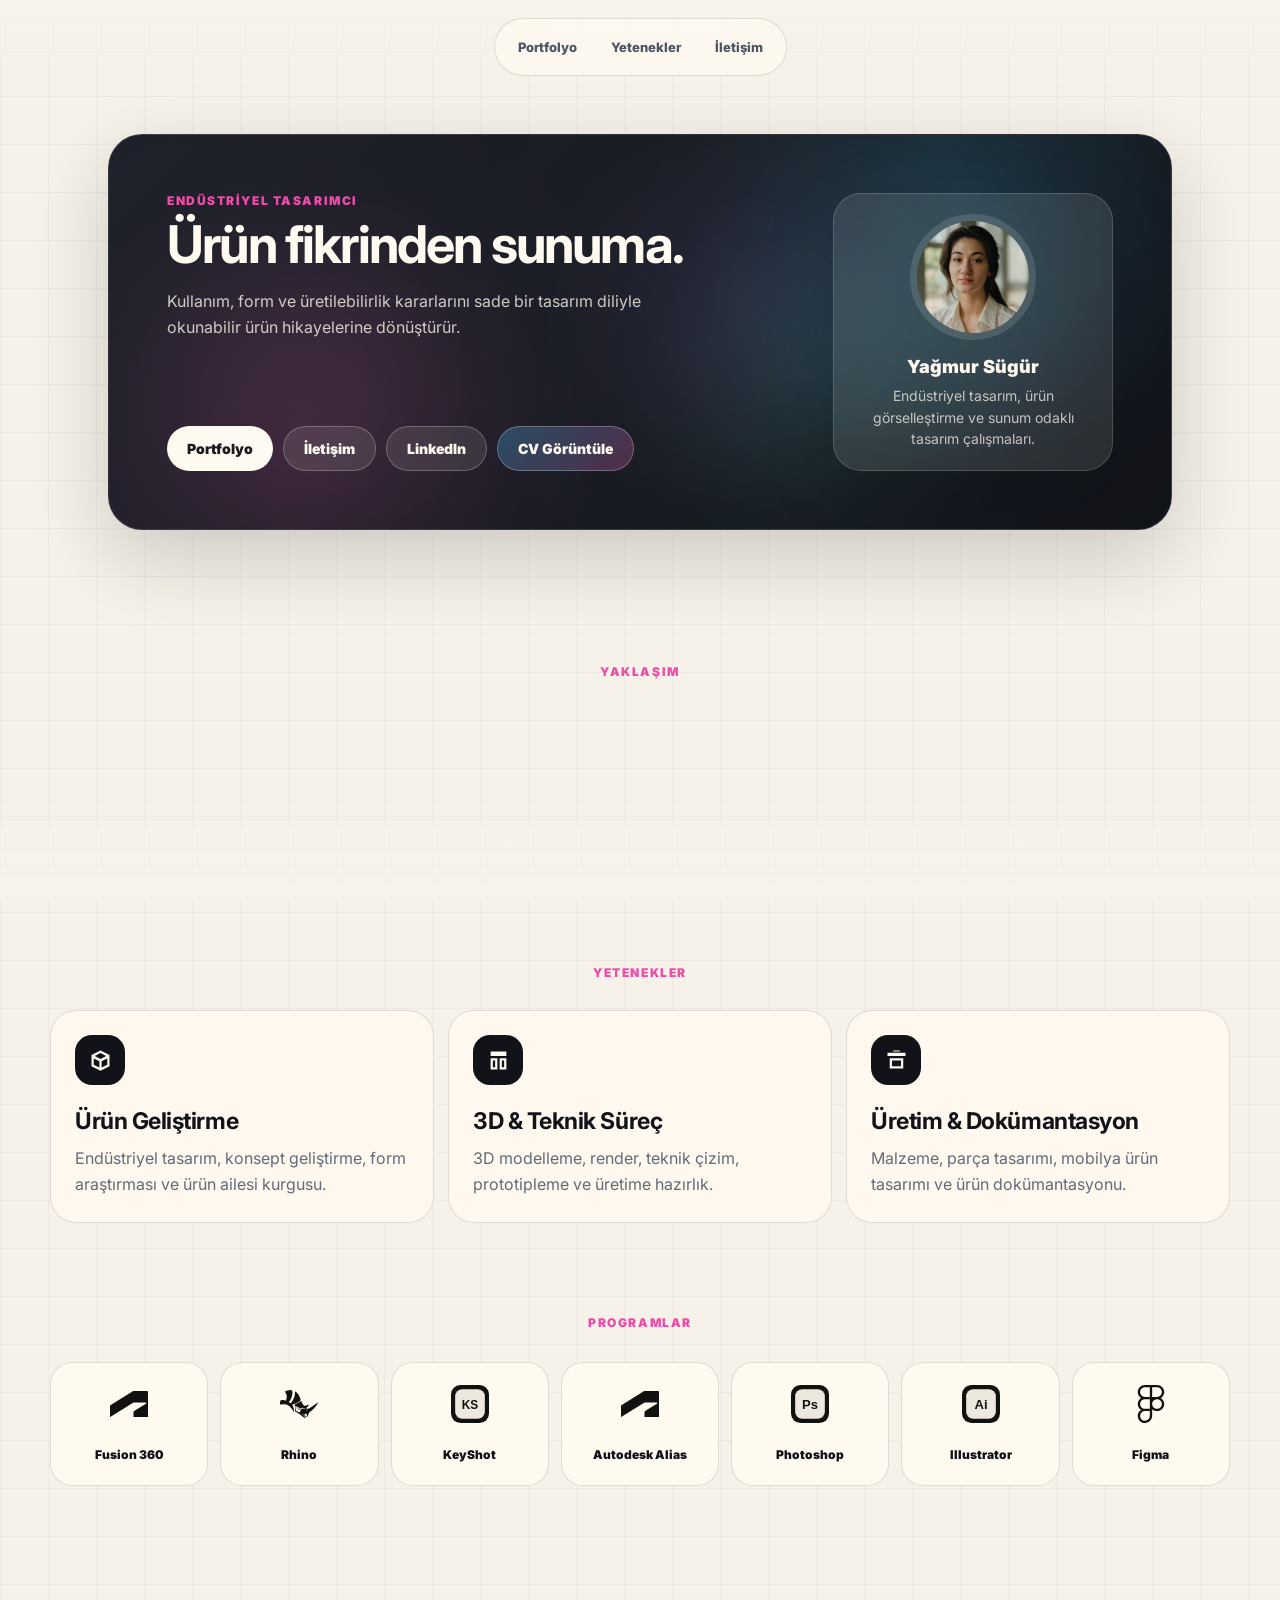
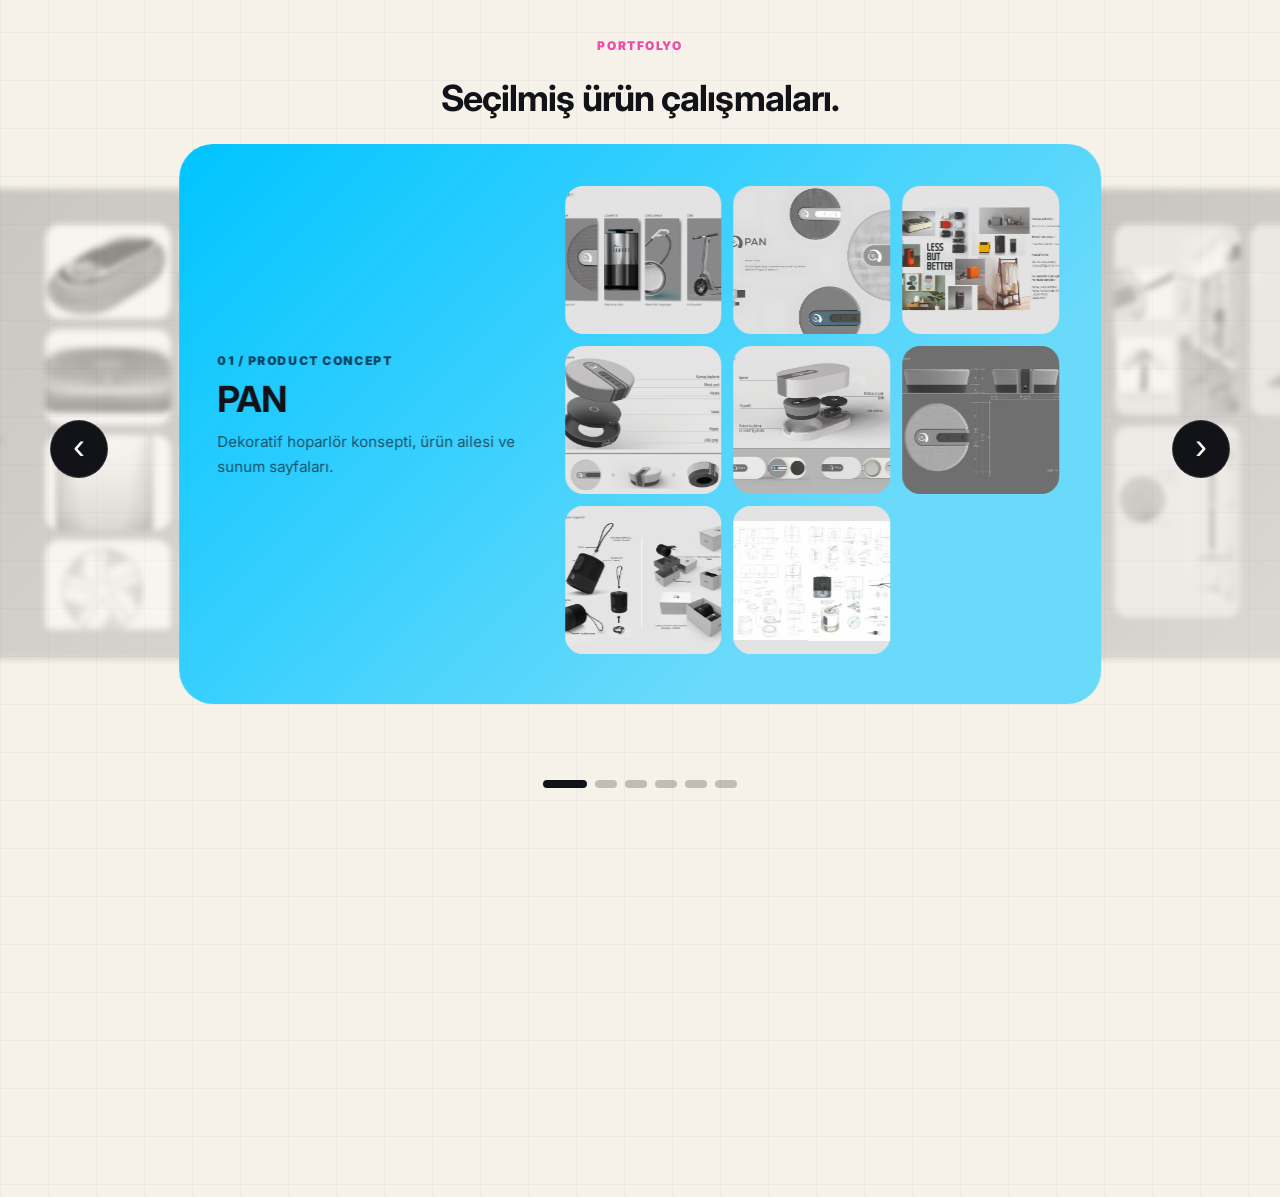
<file: index.html>
<!doctype html>
<html lang="tr">
  <head>
    <meta charset="UTF-8" />
    <meta name="viewport" content="width=device-width, initial-scale=1.0" />
    <meta
      name="description"
      content="Yağmur Sügür endüstriyel tasarım portfolyosu. Ürün tasarımı, 3D modelleme, render, teknik çizim, prototipleme ve ürün görselleştirme çalışmaları."
    />
    <title>Yağmur Sügür | Industrial Design Portfolio</title>
    <link rel="icon" href="favicon.svg" type="image/svg+xml" />
    <link rel="preconnect" href="https://fonts.googleapis.com" />
    <link rel="preconnect" href="https://fonts.gstatic.com" crossorigin />
    <link
      href="https://fonts.googleapis.com/css2?family=Inter:wght@400;500;600;700;800;900&display=swap"
      rel="stylesheet"
    />
    <link rel="stylesheet" href="styles.css" />
  </head>
  <body>
    <div class="site-particles" aria-hidden="true">
      <span></span>
      <span></span>
      <span></span>
      <span></span>
      <span></span>
      <span></span>
      <span></span>
      <span></span>
      <span></span>
      <span></span>
    </div>

    <header class="site-header">
      <nav class="nav" aria-label="Ana menü">
        <a href="#portfolio">Portfolyo</a>
        <a href="#skills">Yetenekler</a>
        <a href="#contact">İletişim</a>
      </nav>
    </header>

    <main id="top">
      <section class="hero-shell">
        <div class="hero-panel reveal">
          <div class="mesh mesh-blue"></div>
          <div class="mesh mesh-pink"></div>
          <div class="mesh mesh-violet"></div>
          <div class="mesh mesh-mint"></div>
          <div class="hero-copy">
            <p class="eyebrow">Endüstriyel Tasarımcı</p>
            <h1>Ürün fikrinden sunuma.</h1>
            <p>
              Kullanım, form ve üretilebilirlik kararlarını sade bir tasarım diliyle
              okunabilir ürün hikayelerine dönüştürür.
            </p>
          </div>

          <aside class="identity-card" aria-label="Yağmur Sügür hakkında">
            <img src="assets/profile/yagmur-sugur.webp" alt="Yağmur Sügür portre fotoğrafı" />
            <div>
              <p class="profile-name">Yağmur Sügür</p>
              <p>Endüstriyel tasarım, ürün görselleştirme ve sunum odaklı tasarım çalışmaları.</p>
            </div>
          </aside>

          <div class="hero-actions">
            <a class="button primary" href="#portfolio">Portfolyo</a>
            <a class="button secondary" href="#contact">İletişim</a>
            <a
              class="button secondary"
              href="https://www.linkedin.com/in/yagmursugur/"
              target="_blank"
              rel="noreferrer"
            >
              LinkedIn
            </a>
            <a
              class="button ghost"
              href="assets/cv/Yagmur_Sugur_CV_2026.pdf?v=20260612"
              target="_blank"
              rel="noreferrer"
            >
              CV Görüntüle
            </a>
          </div>
        </div>
      </section>

      <section class="statement reveal">
        <p class="section-kicker">Yaklaşım</p>
        <div class="statement-rotator" aria-live="polite">
          <article class="statement-slide">
            <h2>Fikirden ürüne, net bir tasarım akışı.</h2>
            <p>Eskiz, modelleme, render ve dokümantasyonu aynı ürün hikayesine bağlar.</p>
          </article>
          <article class="statement-slide">
            <h2>Form, kullanım kadar anlaşılır olmalı.</h2>
            <p>Ergonomi, oran ve detay kararlarını sade bir ürün diliyle birleştirir.</p>
          </article>
          <article class="statement-slide">
            <h2>Her çizgi üretilebilir bir karara yaklaşır.</h2>
            <p>Konseptleri yalnızca güzel değil, uygulanabilir ve okunabilir kurgular.</p>
          </article>
          <article class="statement-slide">
            <h2>Malzeme, ürünün karakterini taşır.</h2>
            <p>Doku, yüzey ve renk seçimlerini kullanım senaryosuyla birlikte düşünür.</p>
          </article>
          <article class="statement-slide">
            <h2>Sunum, tasarımın sessiz anlatıcısıdır.</h2>
            <p>Render ve sayfa düzenini fikri hızlı kavratacak netlikte kurar.</p>
          </article>
          <article class="statement-slide">
            <h2>Detay, ürünün güven hissini oluşturur.</h2>
            <p>Birleşim, parça ve yüzey geçişlerini tasarımın doğal parçası olarak ele alır.</p>
          </article>
          <article class="statement-slide">
            <h2>İyi ürün, karmaşayı sakinleştirir.</h2>
            <p>Kullanıcı ihtiyacını sadeleştirir, gereksiz görsel yükleri azaltır.</p>
          </article>
          <article class="statement-slide">
            <h2>Eskiz, düşünmenin en hızlı yoludur.</h2>
            <p>Form alternatiflerini erken aşamada görünür ve tartışılabilir hale getirir.</p>
          </article>
          <article class="statement-slide">
            <h2>Teknik süreç, yaratıcı fikri güçlendirir.</h2>
            <p>Modelleme ve dokümantasyonu fikrin üretime yaklaşan omurgası olarak kullanır.</p>
          </article>
          <article class="statement-slide">
            <h2>Ürün hikayesi tek bir bütün gibi akmalı.</h2>
            <p>Araştırmadan sunuma kadar her çıktı aynı tasarım niyetini taşır.</p>
          </article>
        </div>
      </section>

      <section id="skills" class="skills-section reveal">
        <div class="section-heading compact-heading">
          <p class="section-kicker">Yetenekler</p>
        </div>
        <div class="skill-board">
          <article>
            <span class="skill-icon" aria-hidden="true">
              <svg viewBox="0 0 24 24"><path d="M12 3 4 7v10l8 4 8-4V7l-8-4Zm0 2.4 5.1 2.6L12 10.6 6.9 8 12 5.4ZM6 10.2l5 2.5v5.6l-5-2.5v-5.6Zm12 0v5.6l-5 2.5v-5.6l5-2.5Z"/></svg>
            </span>
            <h3>Ürün Geliştirme</h3>
            <p>Endüstriyel tasarım, konsept geliştirme, form araştırması ve ürün ailesi kurgusu.</p>
          </article>
          <article>
            <span class="skill-icon" aria-hidden="true">
              <svg viewBox="0 0 24 24"><path d="M5 4h14v4H5V4Zm0 6h6v10H5V10Zm8 0h6v10h-6V10Zm2 2v6h2v-6h-2Zm-8 0v6h2v-6H7Z"/></svg>
            </span>
            <h3>3D & Teknik Süreç</h3>
            <p>3D modelleme, render, teknik çizim, prototipleme ve üretime hazırlık.</p>
          </article>
          <article>
            <span class="skill-icon" aria-hidden="true">
              <svg viewBox="0 0 24 24"><path d="M4 5h16v3H4V5Zm2 5h12v9H6v-9Zm2 2v5h8v-5H8Zm1-9h6v1H9V3Z"/></svg>
            </span>
            <h3>Üretim & Dokümantasyon</h3>
            <p>Malzeme, parça tasarımı, mobilya ürün tasarımı ve ürün dokümantasyonu.</p>
          </article>
        </div>

        <div class="program-section reveal">
          <p class="section-kicker">Programlar</p>
          <div class="program-grid">
            <article><img src="assets/logos/autodesk.svg" alt="" /><span>Fusion 360</span></article>
            <article><img src="assets/logos/rhinoceros.svg" alt="" /><span>Rhino</span></article>
            <article><img src="assets/logos/keyshot.svg" alt="" /><span>KeyShot</span></article>
            <article><img src="assets/logos/autodesk.svg" alt="" /><span>Autodesk Alias</span></article>
            <article><img src="assets/logos/photoshop.svg" alt="" /><span>Photoshop</span></article>
            <article><img src="assets/logos/illustrator.svg" alt="" /><span>Illustrator</span></article>
            <article><img src="assets/logos/figma.svg" alt="" /><span>Figma</span></article>
          </div>
        </div>
      </section>

      <section id="portfolio" class="portfolio-section reveal">
        <div class="section-heading">
          <p class="section-kicker">Portfolyo</p>
          <h2>Seçilmiş ürün çalışmaları.</h2>
        </div>

        <div class="project-carousel" aria-label="Portfolyo carousel">
          <button class="carousel-control prev" type="button" aria-label="Önceki proje">‹</button>
          <div class="carousel-stage">
            <div class="project-track">
              <article class="project-card pan" data-project-card>
                <div class="project-info">
                  <p class="project-index">01 / Product Concept</p>
                  <h3>PAN</h3>
                  <p>Dekoratif hoparlör konsepti, ürün ailesi ve sunum sayfaları.</p>
                </div>
                <div class="project-gallery" data-project="pan"></div>
              </article>

              <article class="project-card circlence" data-project-card>
                <div class="project-info">
                  <p class="project-index">02 / Product Design</p>
                  <h3>Circlence</h3>
                  <p>Form, ölçülendirme ve kullanım bağlamını birleştiren konsept çalışma.</p>
                </div>
                <div class="project-gallery" data-project="circlence"></div>
              </article>

              <article class="project-card scooter" data-project-card>
                <div class="project-info">
                  <p class="project-index">03 / Mobility Detail</p>
                  <h3>Scooter Tasarımı</h3>
                  <p>Mikro mobilite için parça çözümü, teknik detay ve ürün anlatımı.</p>
                </div>
                <div class="project-gallery" data-project="scooter"></div>
              </article>

              <article class="project-card campot" data-project-card>
                <div class="project-info">
                  <p class="project-index">04 / Outdoor Product</p>
                  <h3>Campot</h3>
                  <p>Dış mekan ürünü için eskiz, render ve konsept sunum dili.</p>
                </div>
                <div class="project-gallery" data-project="campot"></div>
              </article>

              <article class="project-card eskiz" data-project-card>
                <div class="project-info">
                  <p class="project-index">05 / Sketch Archive</p>
                  <h3>Eskiz ve İdeasyon</h3>
                  <p>Hızlı eskiz, oran araştırması ve form denemeleri.</p>
                </div>
                <div class="project-gallery" data-project="eskiz"></div>
              </article>

              <article class="project-card alias" data-project-card>
                <div class="project-info">
                  <p class="project-index">06 / Alias Showcase</p>
                  <h3>Alias Çizimleri</h3>
                  <p>Autodesk Alias odaklı yüzey, form ve ürün detay çalışmaları.</p>
                </div>
                <div class="project-gallery project-gallery-scroll" data-project="alias"></div>
              </article>
            </div>
          </div>
          <button class="carousel-control next" type="button" aria-label="Sonraki proje">›</button>
          <div class="carousel-dots" aria-label="Carousel göstergeleri"></div>
        </div>
      </section>

      <section id="contact" class="contact reveal">
        <p class="section-kicker">İletişim</p>
        <h2>Ürün tasarımı ve görselleştirme çalışmaları için iletişime geçebilirsiniz.</h2>
        <div class="contact-actions">
          <a class="button primary" href="mailto:yagmur.sugur13@gmail.com">Mail gönder</a>
          <a
            class="button secondary"
            href="https://www.linkedin.com/in/yagmursugur/"
            target="_blank"
            rel="noreferrer"
          >
            LinkedIn
          </a>
        </div>
      </section>
    </main>
    <dialog class="lightbox" id="lightbox">
      <button class="lightbox-close" aria-label="Görseli kapat">×</button>
      <img id="lightboxImage" alt="" />
      <p id="lightboxCaption"></p>
    </dialog>

    <script src="script.js"></script>
  </body>
</html>
</file>
<file: styles.css>
﻿:root {
  --ink: #111318;
  --hero: #171a21;
  --muted: #626b78;
  --paper: #f6f2ea;
  --cream: #fffaf0;
  --line: rgba(17, 19, 24, 0.13);
  --blue: #37c7ff;
  --pink: #ff5bb7;
  --violet: #986dff;
  --mint: #42f2bf;
  --shadow: 0 28px 80px rgba(17, 19, 24, 0.18);
}

* {
  box-sizing: border-box;
}

html {
  overflow-x: hidden;
  scroll-behavior: smooth;
}

body {
  margin: 0;
  background:
    linear-gradient(rgba(17, 19, 24, 0.035) 1px, transparent 1px),
    linear-gradient(90deg, rgba(17, 19, 24, 0.035) 1px, transparent 1px),
    var(--paper);
  background-size: 48px 48px;
  color: var(--ink);
  font-family: Inter, Arial, sans-serif;
  letter-spacing: 0;
  min-height: 100vh;
  overflow-x: hidden;
  position: relative;
}

img,
svg {
  display: block;
  max-width: 100%;
}

a {
  color: inherit;
  text-decoration: none;
}

.site-header {
  align-items: center;
  backdrop-filter: blur(22px);
  background: rgba(255, 250, 240, 0.78);
  border: 1px solid rgba(221, 215, 202, 0.9);
  border-radius: 999px;
  display: flex;
  justify-content: center;
  margin: 18px auto 0;
  padding: 8px;
  position: sticky;
  top: 16px;
  width: fit-content;
  max-width: calc(100% - 32px);
  z-index: 50;
}

.nav {
  display: flex;
  gap: 4px;
  justify-content: center;
}

.nav a {
  border-radius: 999px;
  color: #4b5563;
  font-size: 13px;
  font-weight: 800;
  padding: 12px 15px;
  transition: background 180ms ease, color 180ms ease;
}

.nav a:hover {
  background: var(--ink);
  color: var(--cream);
}

main {
  margin-inline: auto;
  position: relative;
  width: min(1180px, calc(100% - 32px));
  z-index: 1;
}

.hero-shell {
  padding: 58px;
  position: relative;
}

.site-particles {
  bottom: 0;
  left: 0;
  overflow: hidden;
  pointer-events: none;
  position: fixed;
  right: 0;
  top: 0;
  z-index: 0;
}

.site-particles::before,
.site-particles::after {
  content: "";
  left: 0;
  pointer-events: none;
  position: absolute;
  right: 0;
  z-index: 1;
}

.site-particles::before {
  background: linear-gradient(180deg, var(--paper) 0%, rgba(246, 242, 234, 0) 100%);
  height: 90px;
  top: 0;
}

.site-particles::after {
  background: linear-gradient(0deg, var(--paper) 0%, rgba(246, 242, 234, 0) 100%);
  bottom: 0;
  height: 120px;
}

.site-particles span {
  animation: particleFloat 11s linear infinite;
  align-self: flex-end;
  background: rgba(17, 19, 24, 0.075);
  border: 1px solid rgba(17, 19, 24, 0.07);
  border-radius: 8px;
  bottom: -70px;
  box-shadow: 0 14px 34px rgba(17, 19, 24, 0.08);
  height: 18px;
  position: absolute;
  transform: translateY(100%) rotate(-50deg);
  width: 18px;
}

.site-particles span:nth-child(1) { animation-duration: 12s; left: 7%; }
.site-particles span:nth-child(2) { animation-delay: 1.1s; animation-duration: 18s; filter: blur(3px); height: 26px; left: 18%; width: 46px; }
.site-particles span:nth-child(3) { animation-delay: 1.6s; animation-duration: 10s; height: 36px; left: 29%; width: 18px; }
.site-particles span:nth-child(4) { animation-delay: 0.4s; animation-duration: 14s; filter: blur(2px); height: 18px; left: 41%; width: 30px; }
.site-particles span:nth-child(5) { animation-delay: 4s; animation-duration: 13s; filter: blur(1px); height: 24px; left: 52%; width: 38px; }
.site-particles span:nth-child(6) { animation-delay: 2.2s; animation-duration: 11s; height: 44px; left: 64%; width: 32px; }
.site-particles span:nth-child(7) { animation-duration: 15s; filter: blur(2.5px); height: 72px; left: 75%; width: 32px; }
.site-particles span:nth-child(8) { animation-delay: 5s; animation-duration: 19s; filter: blur(4px); height: 18px; left: 84%; width: 54px; }
.site-particles span:nth-child(9) { animation-delay: 2.8s; animation-duration: 12s; height: 30px; left: 92%; width: 38px; }
.site-particles span:nth-child(10) { animation-delay: 6s; animation-duration: 16s; filter: blur(1px); height: 48px; left: 35%; width: 40px; }

.mesh {
  border-radius: 999px;
  filter: blur(68px);
  mix-blend-mode: screen;
  opacity: 0.10;
  position: absolute;
  z-index: 0;
}

.mesh-blue {
  animation: meshBlue 14s ease-in-out infinite alternate;
  background: var(--blue);
  height: 250px;
  right: 7%;
  top: 44px;
  width: 310px;
}

.mesh-pink {
  animation: meshPink 16s ease-in-out infinite alternate;
  background: var(--pink);
  bottom: 38px;
  height: 220px;
  left: 6%;
  width: 280px;
}

.mesh-violet {
  animation: meshViolet 18s ease-in-out infinite alternate;
  background: var(--violet);
  height: 210px;
  left: 48%;
  top: 74px;
  width: 240px;
}

.mesh-mint {
  animation: meshMint 17s ease-in-out infinite alternate;
  background: var(--mint);
  bottom: 46px;
  height: 190px;
  right: 24%;
  width: 220px;
}

.hero-panel {
  background:
    radial-gradient(circle at 80% 16%, rgba(55, 199, 255, 0.12), transparent 17rem),
    radial-gradient(circle at 18% 84%, rgba(255, 91, 183, 0.1), transparent 18rem),
    linear-gradient(135deg, rgba(30, 33, 43, 0.96), rgba(17, 19, 24, 0.99)),
    var(--hero);
  border: 1px solid rgba(255, 250, 240, 0.12);
  border-radius: 34px;
  box-shadow: var(--shadow);
  color: var(--cream);
  display: grid;
  align-items: start;
  gap: clamp(24px, 4vw, 50px);
  grid-template-columns: minmax(0, 1fr) 280px;
  min-height: auto;
  overflow: hidden;
  padding: clamp(28px, 5vw, 58px);
  position: relative;
  z-index: 1;
}

.hero-copy {
  align-self: start;
  grid-column: 1;
  grid-row: 1;
  max-width: 660px;
  position: relative;
  z-index: 2;
}

.eyebrow,
.section-kicker,
.project-index {
  color: #ed4da8;
  font-size: 12px;
  font-weight: 900;
  letter-spacing: 0.13em;
  margin: 0 0 12px;
  text-transform: uppercase;
}

h1,
h2,
h3,
p {
  margin-top: 0;
}

h1 {
  font-size: clamp(34px, 5vw, 52px);
  letter-spacing: -0.035em;
  line-height: 0.98;
  margin-bottom: 18px;
}

h2 {
  font-size: clamp(25px, 3vw, 36px);
  letter-spacing: -0.025em;
  line-height: 1.08;
  margin-bottom: 0;
}

h3 {
  font-size: clamp(23px, 3vw, 36px);
  letter-spacing: -0.025em;
  line-height: 1.06;
  margin-bottom: 12px;
}

.hero-copy p:not(.eyebrow) {
  color: rgba(255, 250, 240, 0.78);
  font-size: 16px;
  line-height: 1.62;
  max-width: 540px;
}

.hero-actions,
.contact-actions {
  display: flex;
  flex-wrap: wrap;
  gap: 10px;
}

.hero-actions {
  align-self: end;
  grid-column: 1;
  grid-row: 2;
  margin-top: 0;
  padding-top: 0;
}

.button {
  align-items: center;
  border-radius: 999px;
  display: inline-flex;
  font-size: 14px;
  font-weight: 900;
  min-height: 45px;
  padding: 0 20px;
  transition: transform 180ms ease, background 180ms ease, color 180ms ease, border-color 180ms ease;
}

.button:hover {
  transform: translateY(-2px);
}

.button.primary {
  background: var(--cream);
  color: var(--ink);
}

.button.secondary {
  background: rgba(255, 250, 240, 0.1);
  border: 1px solid rgba(255, 250, 240, 0.24);
  color: var(--cream);
}

.button.secondary:hover {
  background: rgba(255, 250, 240, 0.18);
}

.button.ghost {
  background: linear-gradient(135deg, rgba(55, 199, 255, 0.28), rgba(255, 91, 183, 0.25));
  border: 1px solid rgba(255, 250, 240, 0.26);
  color: var(--cream);
}

.identity-card {
  align-self: start;
  background: rgba(255, 250, 240, 0.1);
  border: 1px solid rgba(255, 250, 240, 0.16);
  border-radius: 28px;
  box-shadow: 0 22px 70px rgba(0, 0, 0, 0.18);
  display: grid;
  grid-column: 2;
  grid-row: 1 / span 2;
  height: fit-content;
  justify-items: center;
  padding: 20px;
  position: relative;
  text-align: center;
  z-index: 2;
}

.identity-card img {
  aspect-ratio: 1;
  border: 7px solid rgba(255, 250, 240, 0.12);
  border-radius: 50%;
  height: 126px;
  margin-bottom: 16px;
  object-fit: cover;
  width: 126px;
}

.profile-name {
  color: var(--cream);
  font-size: 18px;
  font-weight: 900;
  margin-bottom: 8px;
}

.identity-card p:not(.profile-name) {
  color: rgba(255, 250, 240, 0.72);
  font-size: 14px;
  line-height: 1.55;
  margin-bottom: 0;
}

.statement,
.skills-section,
.portfolio-section {
  padding: 76px 0;
}

.statement {
  padding-bottom: 64px;
}

.skills-section {
  padding-top: 46px;
}

.statement {
  margin-inline: auto;
  max-width: 790px;
  text-align: center;
}

.statement h2 {
  margin-inline: auto;
  max-width: 620px;
}

.statement-rotator {
  min-height: 164px;
  position: relative;
}

.statement-slide {
  animation: statementCycle 100s ease-in-out infinite;
  inset: 0;
  opacity: 0;
  position: absolute;
  transform: translateY(10px);
  filter: blur(10px);
  will-change: filter, opacity, transform;
}

.statement-slide:nth-child(1) { animation-delay: 0s; }
.statement-slide:nth-child(2) { animation-delay: 10s; }
.statement-slide:nth-child(3) { animation-delay: 20s; }
.statement-slide:nth-child(4) { animation-delay: 30s; }
.statement-slide:nth-child(5) { animation-delay: 40s; }
.statement-slide:nth-child(6) { animation-delay: 50s; }
.statement-slide:nth-child(7) { animation-delay: 60s; }
.statement-slide:nth-child(8) { animation-delay: 70s; }
.statement-slide:nth-child(9) { animation-delay: 80s; }
.statement-slide:nth-child(10) { animation-delay: 90s; }

.statement-slide h2 {
  margin-inline: auto;
  max-width: 620px;
}

.statement-slide p {
  color: var(--muted);
  font-size: 16px;
  line-height: 1.72;
  margin: 18px auto 0;
  max-width: 640px;
}

.section-heading {
  display: grid;
  gap: 14px;
  justify-items: center;
  margin-bottom: 26px;
  text-align: center;
}

.compact-heading {
  margin-bottom: 18px;
}

.skill-board {
  display: grid;
  gap: 14px;
  grid-template-columns: repeat(3, 1fr);
}

.skill-board article {
  background: rgba(255, 250, 240, 0.86);
  border: 1px solid var(--line);
  border-radius: 26px;
  min-height: 210px;
  padding: 24px;
}

.skill-icon {
  align-items: center;
  background: var(--ink);
  border-radius: 17px;
  color: var(--cream);
  display: inline-flex;
  height: 50px;
  justify-content: center;
  margin-bottom: 24px;
  width: 50px;
}

.skill-icon svg {
  fill: currentColor;
  height: 27px;
  width: 27px;
}

.skill-board h3 {
  font-size: 23px;
  letter-spacing: -0.02em;
  line-height: 1.08;
}

.skill-board p {
  color: var(--muted);
  line-height: 1.62;
  margin-bottom: 0;
}

.program-section {
  display: grid;
  gap: 20px;
  justify-items: center;
  margin-top: 92px;
  padding-top: 0;
  text-align: center;
}

.program-grid {
  display: grid;
  gap: 12px;
  grid-template-columns: repeat(7, minmax(0, 1fr));
  width: 100%;
}

.program-grid article {
  align-items: center;
  background: var(--cream);
  border: 1px solid var(--line);
  border-radius: 22px;
  display: grid;
  gap: 12px;
  justify-items: center;
  min-height: 124px;
  padding: 16px 10px;
  text-align: center;
}

.program-grid img {
  height: 38px;
  object-fit: contain;
  width: 38px;
}

.program-grid span {
  color: var(--ink);
  font-size: 12px;
  font-weight: 900;
  line-height: 1.2;
}

.portfolio-section {
  overflow: visible;
  padding-bottom: 86px;
}

.project-carousel {
  align-items: center;
  display: grid;
  grid-template-columns: 58px minmax(0, 1fr) 58px;
  gap: 12px;
  margin-inline: calc((100vw - min(1180px, calc(100vw - 32px))) / -2);
  padding-inline: max(18px, calc((100vw - 1180px) / 2));
  position: relative;
}

.carousel-stage {
  min-height: 610px;
  overflow: visible;
  perspective: 1500px;
  position: relative;
}

.project-track {
  height: 100%;
  position: relative;
}

.project-card {
  border-radius: 34px;
  color: var(--ink);
  display: grid;
  gap: 24px;
  grid-template-columns: 0.38fr 0.62fr;
  left: 50%;
  min-height: 560px;
  opacity: 0;
  padding: 28px;
  pointer-events: none;
  position: absolute;
  top: 0;
  transform: translateX(-50%) scale(0.82);
  transition: transform 580ms cubic-bezier(0.22, 1, 0.36, 1), opacity 580ms ease, filter 580ms ease;
  width: min(72vw, 980px);
}

.project-card.pan { background: linear-gradient(135deg, #16bff4, #76d7f3 72%); }
.project-card.circlence { background: linear-gradient(135deg, #8a5cff, #bda8ff 72%); }
.project-card.scooter { background: linear-gradient(135deg, #15d49a, #74e4be 72%); }
.project-card.campot { background: linear-gradient(135deg, #ff6745, #ffa078 72%); }
.project-card.eskiz { background: linear-gradient(135deg, #b5ec24, #d6f36b 72%); }
.project-card.alias { background: linear-gradient(135deg, #2f8cff, #77aef5 72%); }

.project-card.is-active {
  filter: grayscale(0) saturate(1.16) blur(0);
  opacity: 1;
  pointer-events: auto;
  transform: translateX(-50%) translateZ(88px) scale(1);
  z-index: 4;
}

.project-card.is-prev {
  filter: grayscale(1) saturate(0) blur(4px);
  opacity: 0.42;
  transform: translateX(-108%) rotateY(16deg) scale(0.84);
  z-index: 2;
}

.project-card.is-next {
  filter: grayscale(1) saturate(0) blur(4px);
  opacity: 0.42;
  transform: translateX(8%) rotateY(-16deg) scale(0.84);
  z-index: 2;
}

.project-card.is-far {
  filter: grayscale(1) saturate(0) blur(4px);
  opacity: 0;
  transform: translateX(-50%) scale(0.72);
  z-index: 1;
}

.project-info {
  align-self: center;
  padding: 10px;
}

.project-card .project-index {
  color: #0d4058;
}

.project-info p:not(.project-index) {
  color: rgba(17, 19, 24, 0.68);
  font-size: 15px;
  line-height: 1.62;
  max-width: 370px;
}

.project-gallery {
  display: grid;
  gap: 12px;
  grid-template-columns: repeat(3, 1fr);
  max-height: 496px;
  overflow: auto;
  padding: 14px;
  scrollbar-color: rgba(17, 19, 24, 0.36) rgba(255, 250, 240, 0.32);
}

.project-gallery-scroll {
  align-content: start;
}

.project-gallery button {
  background: transparent;
  border: 0;
  cursor: zoom-in;
  padding: 0;
}

.project-gallery img {
  aspect-ratio: 1.38 / 1;
  background: var(--cream);
  border-radius: 18px;
  box-shadow: inset 0 0 0 1px rgba(17, 19, 24, 0.08);
  height: 100%;
  object-fit: cover;
  transition: filter 180ms ease, transform 180ms ease;
  width: 100%;
}

.project-gallery button:hover img {
  filter: saturate(1.08) contrast(1.04);
  transform: translateY(-3px);
}

.carousel-control {
  align-items: center;
  background: var(--ink);
  border: 1px solid rgba(255, 250, 240, 0.14);
  border-radius: 50%;
  color: var(--cream);
  cursor: pointer;
  display: inline-flex;
  font-size: 36px;
  height: 58px;
  justify-content: center;
  line-height: 0;
  padding: 0 0 4px;
  position: relative;
  z-index: 8;
  width: 58px;
}

.carousel-dots {
  display: flex;
  gap: 8px;
  grid-column: 2;
  justify-content: center;
  margin-top: 14px;
}

.carousel-dots button {
  background: rgba(17, 19, 24, 0.24);
  border: 0;
  border-radius: 999px;
  cursor: pointer;
  height: 8px;
  padding: 0;
  width: 22px;
}

.carousel-dots button.is-active {
  background: var(--ink);
  width: 44px;
}

.contact {
  background: var(--ink);
  border-radius: 34px;
  color: var(--cream);
  margin-bottom: 34px;
  padding: clamp(32px, 6vw, 58px);
}

.contact h2 {
  color: var(--cream);
  margin-bottom: 24px;
  max-width: 720px;
}

.contact .button.primary {
  background: var(--cream);
  color: var(--ink);
}

.lightbox {
  background: transparent;
  border: 0;
  height: 100%;
  max-height: none;
  max-width: none;
  padding: 24px;
  width: 100%;
}

.lightbox::backdrop {
  background: rgba(17, 19, 24, 0.9);
}

.lightbox img {
  aspect-ratio: 16 / 10;
  background: var(--cream);
  border-radius: 18px;
  box-shadow: var(--shadow);
  height: min(78vh, 720px);
  margin: 34px auto 12px;
  object-fit: contain;
  padding: 10px;
  width: min(92vw, 1120px);
}

.lightbox p {
  color: var(--cream);
  text-align: center;
}

.lightbox-close {
  background: var(--cream);
  border: 0;
  border-radius: 50%;
  cursor: pointer;
  font-size: 34px;
  height: 48px;
  line-height: 1;
  position: fixed;
  right: 24px;
  top: 20px;
  width: 48px;
}

.reveal {
  opacity: 0;
  transform: translateY(22px);
  transition: opacity 700ms ease, transform 700ms cubic-bezier(0.22, 1, 0.36, 1);
}

.reveal.is-visible {
  opacity: 1;
  transform: translateY(0);
}

@keyframes meshBlue {
  from { transform: translate3d(0, 0, 0) scale(1); }
  to { transform: translate3d(-86px, 42px, 0) scale(1.18); }
}

@keyframes meshPink {
  from { transform: translate3d(0, 0, 0) scale(1); }
  to { transform: translate3d(98px, -36px, 0) scale(1.14); }
}

@keyframes meshViolet {
  from { transform: translate3d(0, 0, 0) scale(1); }
  to { transform: translate3d(34px, 84px, 0) scale(1.2); }
}

@keyframes meshMint {
  from { transform: translate3d(0, 0, 0) scale(1); }
  to { transform: translate3d(-44px, -70px, 0) scale(1.16); }
}

@keyframes particleFloat {
  from { transform: translateY(100%) rotate(-50deg); }
  to { transform: translateY(calc(-620px - 100%)) rotate(20deg); }
}

@keyframes statementCycle {
  0% { opacity: 0; filter: blur(10px); transform: translateY(10px); }
  1.2% { opacity: 1; filter: blur(0); transform: translateY(0); }
  8.8% { opacity: 1; filter: blur(0); transform: translateY(0); }
  10% { opacity: 0; filter: blur(10px); transform: translateY(-10px); }
  100% { opacity: 0; filter: blur(10px); transform: translateY(-10px); }
}

@media (max-width: 1080px) {
  .skill-board {
    grid-template-columns: 1fr;
  }

  .hero-panel {
    min-height: auto;
  }

  .program-grid {
    grid-template-columns: repeat(4, 1fr);
  }

  .project-card {
    grid-template-columns: 1fr;
    width: min(78vw, 900px);
  }

  .carousel-stage {
    min-height: 760px;
  }
}

@media (max-width: 780px) {
  .site-header {
    border-radius: 999px;
  }

  .nav {
    flex-wrap: wrap;
  }

  .program-grid {
    grid-template-columns: repeat(2, 1fr);
  }

  .project-carousel {
    grid-template-columns: 44px minmax(0, 1fr) 44px;
    margin-inline: -11px;
    padding-inline: 0;
  }

  .carousel-control {
    font-size: 28px;
    height: 44px;
    padding: 0 0 3px;
    width: 44px;
  }

  .project-card {
    min-height: 640px;
    width: min(84vw, 620px);
  }

  .project-card.is-prev,
  .project-card.is-next {
    filter: grayscale(1) saturate(0) blur(5px);
    opacity: 0.18;
  }
}

@media (max-width: 560px) {
  main,
  .site-header {
    max-width: calc(100% - 22px);
    width: min(100% - 22px, 1180px);
  }

  h1 {
    font-size: 31px;
  }

  h2 {
    font-size: 28px;
  }

  .statement,
  .portfolio-section {
    margin-top: 64px;
    padding-block: 0;
  }

  .skills-section {
    margin-top: 64px;
    padding-block: 0;
  }

  .program-section {
    margin-top: 64px;
  }

  .hero-shell {
    padding: 0;
    margin-top: 24px;
  }

  .hero-panel,
  .project-card {
    border-radius: 24px;
    padding: 18px;
  }

  .statement {
    max-width: none;
  }

  .statement-rotator {
    min-height: 190px;
  }

  .hero-panel {
    align-items: start;
    gap: 22px;
    grid-template-columns: 1fr;
    min-height: auto;
  }

  .hero-copy {
    grid-column: 1;
    grid-row: 1;
    min-height: auto;
  }

  .hero-copy p:not(.eyebrow) {
    font-size: 14px;
    line-height: 1.52;
  }

  .hero-actions {
    gap: 8px;
    grid-column: 1;
    grid-row: 3;
    margin-top: 0;
  }

  .button {
    font-size: 12px;
    min-height: 39px;
    padding: 0 14px;
  }

  .identity-card {
    border-radius: 24px;
    display: grid;
    gap: 18px;
    grid-column: 1;
    grid-template-columns: 86px minmax(0, 1fr);
    grid-row: 2;
    justify-self: stretch;
    min-height: 0;
    max-width: none;
    padding: 14px;
    text-align: left;
  }

  .identity-card img {
    border-width: 5px;
    height: 86px;
    margin-bottom: 0;
    width: 86px;
  }

  .profile-name {
    font-size: 18px;
    margin-bottom: 6px;
  }

  .identity-card p:not(.profile-name) {
    font-size: 13px;
    line-height: 1.42;
  }

  .project-gallery {
    gap: 8px;
    grid-template-columns: 1fr;
    max-height: 350px;
    padding: 12px;
  }

  .carousel-stage {
    min-height: 590px;
  }

  .project-carousel {
    cursor: grab;
    gap: 0;
    grid-template-columns: 1fr;
    margin-inline: 0;
    padding-inline: 0;
    touch-action: pan-y;
    user-select: none;
    width: 100%;
  }

  .carousel-control {
    display: none;
  }

  .carousel-dots {
    grid-column: 1;
  }

  .project-card {
    gap: 18px;
    min-height: 540px;
    width: 100%;
  }

  .portfolio-section {
    padding-bottom: 86px;
  }

  .contact {
    margin-top: 42px;
  }

  .project-info {
    padding: 0;
  }

  .project-info p:not(.project-index) {
    font-size: 13px;
    line-height: 1.5;
  }

  .project-card.is-prev {
    transform: translateX(-96%) rotateY(14deg) scale(0.78);
  }

  .project-card.is-next {
    transform: translateX(-4%) rotateY(-14deg) scale(0.78);
  }
}

@media (max-width: 360px) {
  .hero-copy {
    min-height: auto;
  }

  .identity-card {
    gap: 14px;
    grid-template-columns: 74px minmax(0, 1fr);
  }

  .identity-card img {
    height: 74px;
    width: 74px;
  }

  .project-card {
    width: 100%;
  }
}

@media (prefers-reduced-motion: reduce) {
  html {
    scroll-behavior: auto;
  }

  *,
  *::before,
  *::after {
    animation-duration: 1ms !important;
    animation-iteration-count: 1 !important;
    scroll-behavior: auto !important;
    transition-duration: 1ms !important;
  }

  .reveal {
    opacity: 1;
    transform: none;
  }
}
</file>
